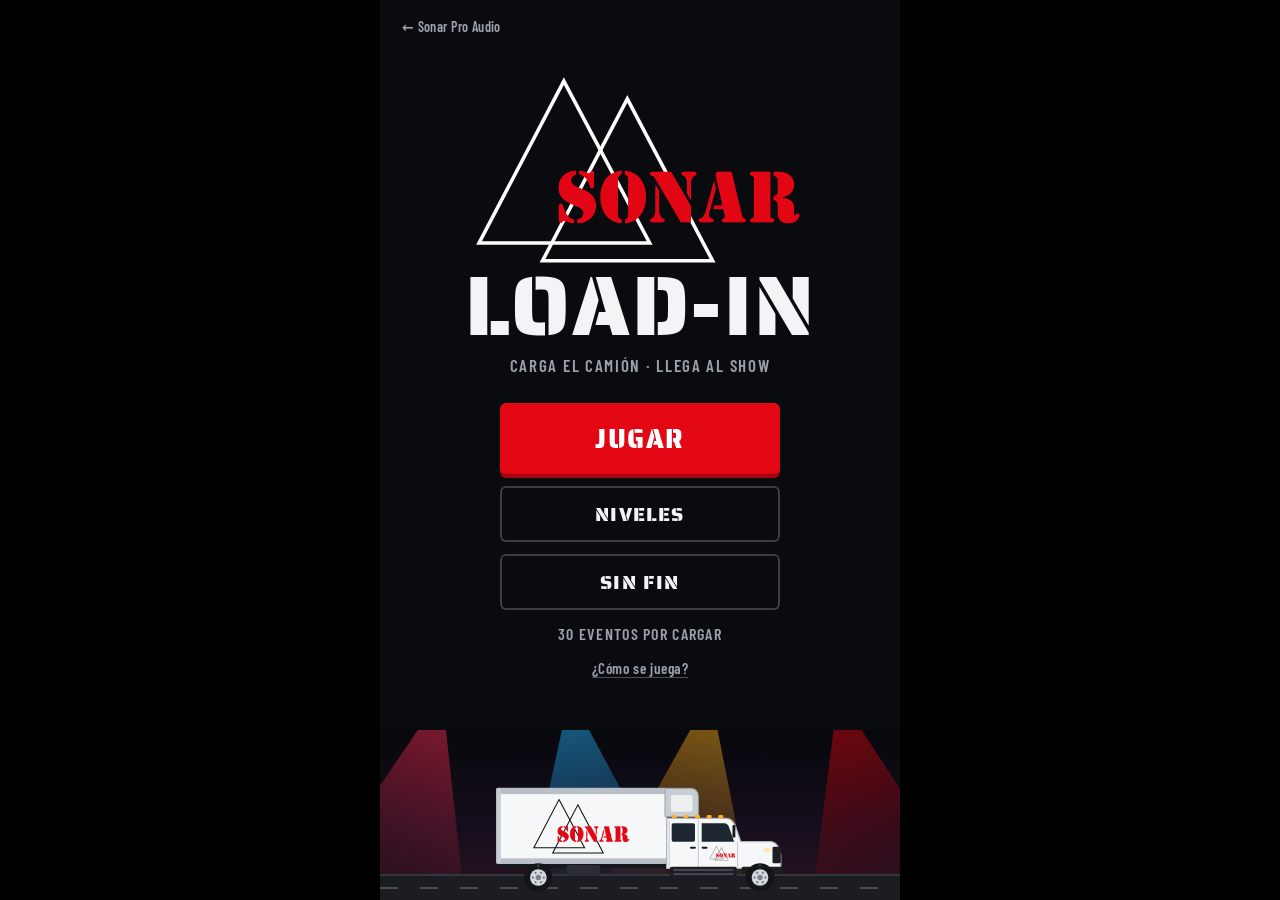
<file: load-in/index.html>
<!DOCTYPE html>
<html lang="es">
<head>
<meta charset="utf-8">
<meta name="viewport" content="width=device-width, initial-scale=1, maximum-scale=1, user-scalable=no">
<title>SONAR Load-In</title>
<link rel="preconnect" href="https://fonts.googleapis.com">
<link href="https://fonts.googleapis.com/css2?family=Barlow+Condensed:wght@500;600;700&family=Saira+Stencil+One&display=swap" rel="stylesheet">
<link rel="stylesheet" href="css/styles.css">
</head>
<body>
<svg width="0" height="0" style="position:absolute" aria-hidden="true">
  <symbol id="logo" viewBox="0 0 650 370">
    <g transform="translate(162 182)">
      <g fill="none" stroke="currentColor" stroke-width="7" stroke-linejoin="miter">
        <path d="M13 -174 L182 145 L-154 145 Z"/>
        <path d="M138 -139 L306 180 L-29 180 Z"/>
      </g>
      <image x="0" y="0" width="480" height="109" href="assets/logo.png"/>
    </g>
  </symbol>
</svg>

<div id="app">
  <section id="home" class="screen on">
    <a href="../herramientas.html" class="site-back" aria-label="Volver al sitio">&#8592; Sonar Pro Audio</a>
    <div class="top">
      <svg class="biglogo" viewBox="0 0 650 370" role="img" aria-label="SONAR"><use href="#logo"/></svg>
      <h1>LOAD-IN</h1>
      <div class="tag">Carga el camión · Llega al show</div>
      <div class="btns">
        <button class="btn" id="bPlay">JUGAR</button>
        <button class="btn alt" id="bLevels">NIVELES</button>
        <button class="btn alt" id="bEndless">SIN FIN</button>
      </div>
      <div class="prog" id="prog"></div>
      <button class="howlink" id="bHow">¿Cómo se juega?</button>
    </div>
    <div class="stagewrap party">
      <div class="sky"><i class="beam b1"></i><i class="beam b2"></i><i class="beam b3"></i><i class="beam b4"></i></div>
      <div class="road"></div>
      <div class="truck" id="homeTruck"></div>
    </div>
  </section>

  <section id="levels" class="screen">
    <div class="bar">
      <button class="ico" id="bHome" aria-label="Inicio"><svg viewBox="0 0 24 24"><path d="M15 5l-7 7 7 7"/></svg></button>
      <h2>NIVELES</h2>
      <span class="tot" id="lvTot"></span>
    </div>
    <div id="lvgrid"></div>
  </section>

  <section id="game" class="screen">
    <header id="hud">
      <button class="ico" id="bBack" aria-label="Niveles"><svg viewBox="0 0 24 24"><path d="M15 5l-7 7 7 7"/></svg></button>
      <div class="mid"><span class="lvl" id="hLvl">NIVEL 1</span><span class="ev" id="hEv"></span></div>
      <span id="timer">0:00</span>
      <button class="ico" id="bHint" aria-label="Pista"><svg viewBox="0 0 24 24"><path d="M9 18h6M10 21h4"/><path d="M12 3a6 6 0 0 0-4 10.5c.7.7 1 1.5 1 2.5h6c0-1 .3-1.8 1-2.5A6 6 0 0 0 12 3z"/></svg><i id="hintN">3</i></button>
      <button class="ico" id="bReset" aria-label="Vaciar la caja"><svg viewBox="0 0 24 24"><path d="M4 12a8 8 0 1 0 2.6-5.9"/><path d="M4 4v5h5"/></svg></button>
      <button class="ico" id="bSnd" aria-label="Sonido"></button>
    </header>
    <div id="scene">
      <div class="sky"><i class="beam b1"></i><i class="beam b2"></i><i class="beam b3"></i><i class="beam b4"></i></div>
      <div class="road"></div>
      <div class="truck" id="truck"></div>
    </div>
    <div id="play">
      <div id="btab"><span id="bname">Caja del camión</span><b id="cnt">0/0</b></div>
      <div id="board"></div>
      <div id="traylbl">Equipo por cargar</div>
      <div id="doorWrap"><div id="door"><svg viewBox="0 0 650 370"><use href="#logo"/></svg></div></div>
      <div id="hint"></div>
    </div>
  </section>

  <div id="modal">
    <div class="card">
      <h3 id="mTitle">¡CARGADO!</h3>
      <div class="sub" id="mSub"></div>
      <div id="stars"><span>★</span><span>★</span><span>★</span></div>
      <div id="mtime"></div>
      <div id="nameEntry" hidden>
        <input id="nameInput" maxlength="12" placeholder="Tu nombre" autocomplete="off" autocorrect="off" spellcheck="false">
        <button class="btn" id="bSaveScore">GUARDAR</button>
      </div>
      <ol id="ranking" hidden></ol>
      <div class="btns">
        <button class="btn" id="bNext">SIGUIENTE</button>
        <div class="row">
          <button class="btn alt" id="bAgain">REPETIR</button>
          <button class="btn alt" id="bMenu">NIVELES</button>
        </div>
      </div>
    </div>
  </div>

  <div id="howto">
    <div class="card">
      <h3>CÓMO JUGAR</h3>
      <ol class="steps">
        <li>
          <span class="si"><svg viewBox="0 0 24 24"><path d="M12 2v7M12 2l-3 3M12 2l3 3"/><path d="M2 12h7M2 12l3-3M2 12l3 3"/><path d="M22 12h-7M22 12l-3-3M22 12l-3 3"/><path d="M12 22v-7M12 22l-3-3M12 22l3-3"/></svg></span>
          <p><b>Arrastra el equipo</b> a la caja del camión.</p>
        </li>
        <li>
          <span class="si"><svg viewBox="0 0 24 24"><path d="M20 12a8 8 0 1 1-2.3-5.6"/><path d="M20 4v4h-4"/></svg></span>
          <p><b>Toca una pieza</b> para girarla si no cabe.</p>
        </li>
        <li>
          <span class="si"><svg viewBox="0 0 24 24"><rect x="3" y="3" width="18" height="18" rx="2"/><path d="M3 9h18M3 15h18M9 3v18M15 3v18"/></svg></span>
          <p><b>Llena toda la caja sin huecos</b> antes de que se acabe el tiempo.</p>
        </li>
      </ol>
      <button class="btn" id="bHowGo">¡A CARGAR!</button>
    </div>
  </div>
</div>

<script src="js/01-config.js"></script>
<script src="js/02-pieces.js"></script>
<script src="js/03-levels.js"></script>
<script src="js/04-truck.js"></script>
<script src="js/05-sound.js"></script>
<script src="js/06-store.js"></script>
<script src="js/07-game.js"></script>
<script src="js/08-ui.js"></script>
<script src="js/09-main.js"></script>
</body>
</html>
</file>
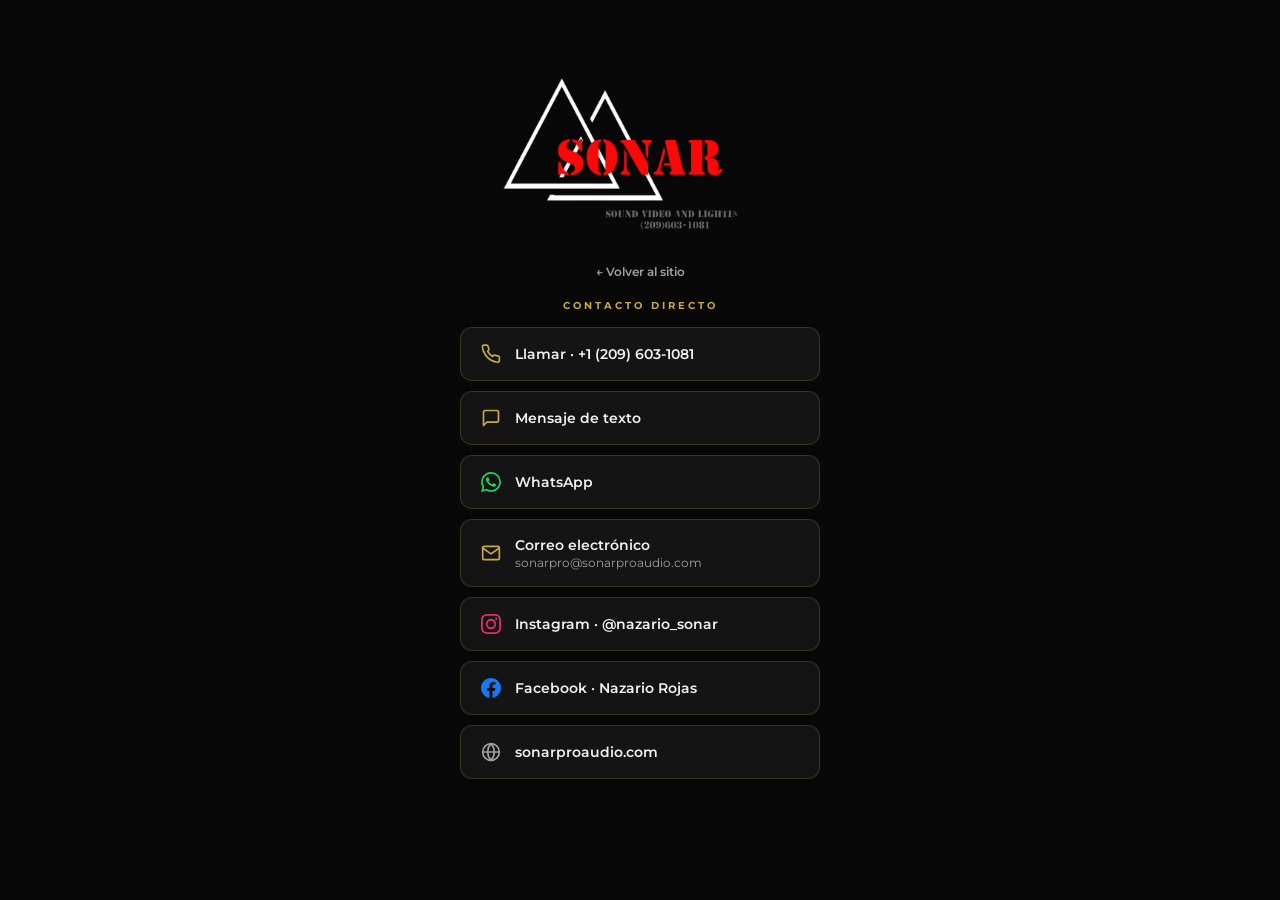
<file: contacto.html>
<!DOCTYPE html>
<html lang="es">
<head>
  <meta charset="UTF-8">
  <meta name="viewport" content="width=device-width, initial-scale=1.0">
  <title>Contacto | Sonar Pro Audio</title>
  <meta name="description" content="Contacta a Sonar Pro Audio — #1 en producción de sonido, video e iluminación en California.">
  <meta name="robots" content="noindex, nofollow">

  <link rel="icon" href="img/Logo.PNG" type="image/png">
  <link rel="preconnect" href="https://fonts.googleapis.com">
  <link rel="preconnect" href="https://fonts.gstatic.com" crossorigin>
  <link href="https://fonts.googleapis.com/css2?family=Montserrat:wght@400;600;700;800;900&display=swap" rel="stylesheet">
  <link rel="stylesheet" href="css/styles.css">

  <script>if (localStorage.getItem('theme') === 'light') document.documentElement.classList.add('light-init');</script>
  <style>.light-init body { background: #ffffff; }</style>
</head>
<body>

<div class="nfc-page">

  <a href="index.html" class="nfc-logo-wrap" aria-label="Ir al sitio principal">
    <img src="img/Logo.PNG" alt="Sonar Pro Audio" class="nfc-logo-img">
  </a>

  <a href="index.html" class="nfc-back">&#8592; Volver al sitio</a>

  <p class="nfc-heading">CONTACTO DIRECTO</p>

  <div class="nfc-btns">

    <a href="tel:+12096031081" class="nfc-btn">
      <svg viewBox="0 0 24 24" fill="none" stroke="currentColor" stroke-width="2" stroke-linecap="round" stroke-linejoin="round" aria-hidden="true"><path d="M22 16.92v3a2 2 0 0 1-2.18 2 19.79 19.79 0 0 1-8.63-3.07A19.5 19.5 0 0 1 4.69 12a19.79 19.79 0 0 1-3.07-8.67A2 2 0 0 1 3.6 1.27h3a2 2 0 0 1 2 1.72c.127.96.361 1.903.7 2.81a2 2 0 0 1-.45 2.11L7.91 8.91a16 16 0 0 0 6 6l.91-.91a2 2 0 0 1 2.11-.45c.907.339 1.85.573 2.81.7A2 2 0 0 1 22 16.92z"/></svg>
      <span>Llamar · +1 (209) 603-1081</span>
    </a>

    <a href="sms:+12096031081" class="nfc-btn">
      <svg viewBox="0 0 24 24" fill="none" stroke="currentColor" stroke-width="2" stroke-linecap="round" stroke-linejoin="round" aria-hidden="true"><path d="M21 15a2 2 0 0 1-2 2H7l-4 4V5a2 2 0 0 1 2-2h14a2 2 0 0 1 2 2z"/></svg>
      <span>Mensaje de texto</span>
    </a>

    <a href="https://wa.me/12096031081" target="_blank" rel="noopener noreferrer" class="nfc-btn nfc-btn--wa">
      <svg viewBox="0 0 24 24" fill="currentColor" aria-hidden="true"><path d="M17.472 14.382c-.297-.149-1.758-.867-2.03-.967-.273-.099-.471-.148-.67.15-.197.297-.767.966-.94 1.164-.173.199-.347.223-.644.075-.297-.15-1.255-.463-2.39-1.475-.883-.788-1.48-1.761-1.653-2.059-.173-.297-.018-.458.13-.606.134-.133.298-.347.446-.52.149-.174.198-.298.298-.497.099-.198.05-.371-.025-.52-.075-.149-.669-1.612-.916-2.207-.242-.579-.487-.5-.669-.51-.173-.008-.371-.01-.57-.01-.198 0-.52.074-.792.372-.272.297-1.04 1.016-1.04 2.479 0 1.462 1.065 2.875 1.213 3.074.149.198 2.096 3.2 5.077 4.487.709.306 1.262.489 1.694.625.712.227 1.36.195 1.871.118.571-.085 1.758-.719 2.006-1.413.248-.694.248-1.289.173-1.413-.074-.124-.272-.198-.57-.347m-5.421 7.403h-.004a9.87 9.87 0 01-5.031-1.378l-.361-.214-3.741.982.998-3.648-.235-.374a9.86 9.86 0 01-1.51-5.26c.001-5.45 4.436-9.884 9.888-9.884 2.64 0 5.122 1.03 6.988 2.898a9.825 9.825 0 012.893 6.994c-.003 5.45-4.437 9.884-9.885 9.884m8.413-18.297A11.815 11.815 0 0012.05 0C5.495 0 .16 5.335.157 11.892c0 2.096.547 4.142 1.588 5.945L.057 24l6.305-1.654a11.882 11.882 0 005.683 1.448h.005c6.554 0 11.89-5.335 11.893-11.893a11.821 11.821 0 00-3.48-8.413z"/></svg>
      <span>WhatsApp</span>
    </a>

    <a href="mailto:sonarpro@sonarproaudio.com" class="nfc-btn">
      <svg viewBox="0 0 24 24" fill="none" stroke="currentColor" stroke-width="2" stroke-linecap="round" stroke-linejoin="round" aria-hidden="true"><path d="M4 4h16c1.1 0 2 .9 2 2v12c0 1.1-.9 2-2 2H4c-1.1 0-2-.9-2-2V6c0-1.1.9-2 2-2z"/><polyline points="22,6 12,13 2,6"/></svg>
      <div class="nfc-btn__stack">
        <span>Correo electrónico</span>
        <span class="nfc-btn__sub">sonarpro@sonarproaudio.com</span>
      </div>
    </a>

    <a href="https://www.instagram.com/nazario_sonar/" target="_blank" rel="noopener noreferrer" class="nfc-btn nfc-btn--insta">
      <svg viewBox="0 0 24 24" fill="currentColor" aria-hidden="true"><path d="M12 2.163c3.204 0 3.584.012 4.85.07 3.252.148 4.771 1.691 4.919 4.919.058 1.265.069 1.645.069 4.849 0 3.205-.012 3.584-.069 4.849-.149 3.225-1.664 4.771-4.919 4.919-1.266.058-1.644.07-4.85.07-3.204 0-3.584-.012-4.849-.07-3.26-.149-4.771-1.699-4.919-4.92-.058-1.265-.07-1.644-.07-4.849 0-3.204.013-3.583.07-4.849.149-3.227 1.664-4.771 4.919-4.919 1.266-.057 1.645-.069 4.849-.069zM12 0C8.741 0 8.333.014 7.053.072 2.695.272.273 2.69.073 7.052.014 8.333 0 8.741 0 12c0 3.259.014 3.668.072 4.948.2 4.358 2.618 6.78 6.98 6.98C8.333 23.986 8.741 24 12 24c3.259 0 3.668-.014 4.948-.072 4.354-.2 6.782-2.618 6.979-6.98.059-1.28.073-1.689.073-4.948 0-3.259-.014-3.667-.072-4.947-.196-4.354-2.617-6.78-6.979-6.98C15.668.014 15.259 0 12 0zm0 5.838a6.162 6.162 0 1 0 0 12.324 6.162 6.162 0 0 0 0-12.324zM12 16a4 4 0 1 1 0-8 4 4 0 0 1 0 8zm6.406-11.845a1.44 1.44 0 1 0 0 2.881 1.44 1.44 0 0 0 0-2.881z"/></svg>
      <span>Instagram · @nazario_sonar</span>
    </a>

    <a href="https://facebook.com/nazario.rojas.9" target="_blank" rel="noopener noreferrer" class="nfc-btn nfc-btn--fb">
      <svg viewBox="0 0 24 24" fill="currentColor" aria-hidden="true"><path d="M24 12.073c0-6.627-5.373-12-12-12s-12 5.373-12 12c0 5.99 4.388 10.954 10.125 11.854v-8.385H7.078v-3.47h3.047V9.43c0-3.007 1.792-4.669 4.533-4.669 1.312 0 2.686.235 2.686.235v2.953H15.83c-1.491 0-1.956.925-1.956 1.874v2.25h3.328l-.532 3.47h-2.796v8.385C19.612 23.027 24 18.062 24 12.073z"/></svg>
      <span>Facebook · Nazario Rojas</span>
    </a>

    <a href="https://www.sonarproaudio.com" class="nfc-btn nfc-btn--web">
      <svg viewBox="0 0 24 24" fill="none" stroke="currentColor" stroke-width="2" stroke-linecap="round" stroke-linejoin="round" aria-hidden="true"><circle cx="12" cy="12" r="10"/><line x1="2" y1="12" x2="22" y2="12"/><path d="M12 2a15.3 15.3 0 0 1 4 10 15.3 15.3 0 0 1-4 10 15.3 15.3 0 0 1-4-10 15.3 15.3 0 0 1 4-10z"/></svg>
      <span>sonarproaudio.com</span>
    </a>

  </div>
</div>

<script>
  const saved = localStorage.getItem('theme');
  if (saved === 'light') document.body.classList.add('light');
</script>
</body>
</html>
</file>
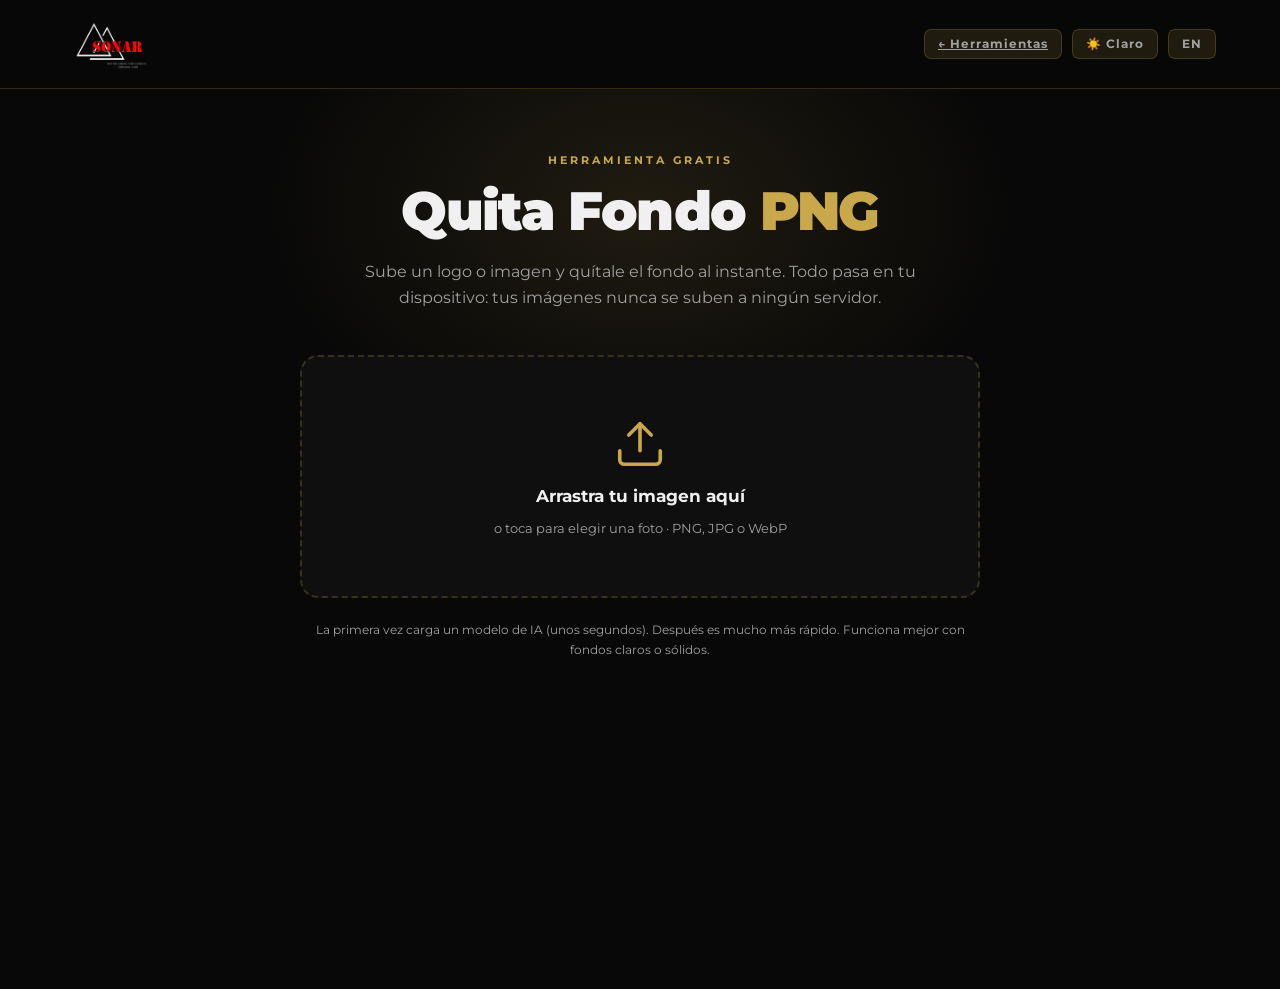
<file: fondo-png.html>
<!DOCTYPE html>
<html lang="es">
<head>
  <meta charset="UTF-8">
  <meta name="viewport" content="width=device-width, initial-scale=1.0">
  <title>Quita Fondo PNG | Sonar Pro Audio</title>
  <meta name="description" content="Quita el fondo de tus logos e imágenes gratis y al instante, directo en el navegador. Descarga un PNG transparente. Sin registro.">

  <link rel="icon" href="img/Logo.PNG" type="image/png">
  <link rel="preconnect" href="https://fonts.googleapis.com">
  <link rel="preconnect" href="https://fonts.gstatic.com" crossorigin>
  <link href="https://fonts.googleapis.com/css2?family=Montserrat:wght@300;400;500;600;700;800;900&display=swap" rel="stylesheet">
  <link rel="stylesheet" href="css/styles.css">

  <script>if (localStorage.getItem('theme') === 'light') document.documentElement.classList.add('light-init');</script>
  <style>.light-init body { background: #ffffff; }</style>
</head>
<body>

<!-- HEADER -->
<header class="tool-header">
  <a href="index.html" class="nav-logo" aria-label="Volver al sitio">
    <img src="img/Logo.PNG" alt="Sonar Pro Audio">
  </a>
  <div class="tool-header-ctrls">
    <a href="herramientas.html" class="nav-ctrl-btn" data-i18n="allTools">&#8592; Herramientas</a>
    <button class="nav-ctrl-btn" data-theme-btn aria-label="Cambiar tema">&#9728;&#65039; Claro</button>
    <button class="nav-ctrl-btn" data-lang-btn  aria-label="Cambiar idioma">EN</button>
  </div>
</header>

<main class="tool-page">

  <div class="tool-hero rise">
    <span class="s-tag" data-i18n="tag">Herramienta gratis</span>
    <h1 data-i18n="title">Quita Fondo <span class="gold">PNG</span></h1>
    <p data-i18n="sub">Sube un logo o imagen y quítale el fondo al instante. Todo pasa en tu dispositivo: tus imágenes nunca se suben a ningún servidor.</p>
  </div>

  <div class="bg-tool rise rise-1">

    <!-- Zona de carga -->
    <div class="drop-zone" id="dropZone" role="button" tabindex="0" aria-label="Subir imagen">
      <svg viewBox="0 0 24 24" fill="none" stroke="currentColor" stroke-width="1.6" stroke-linecap="round" stroke-linejoin="round" aria-hidden="true">
        <path d="M21 15v4a2 2 0 0 1-2 2H5a2 2 0 0 1-2-2v-4"/>
        <polyline points="17 8 12 3 7 8"/>
        <line x1="12" y1="3" x2="12" y2="15"/>
      </svg>
      <strong data-i18n="dropTitle">Arrastra tu imagen aquí</strong>
      <span data-i18n="dropSub">o toca para elegir una foto · PNG, JPG o WebP</span>
    </div>
    <input type="file" id="fileInput" accept="image/*" hidden>

    <!-- Resultado -->
    <div id="resultBox" hidden>
      <div class="bg-stage">
        <img id="resultImg" alt="Resultado">
        <div class="bg-spinner" id="spinner" hidden>
          <div class="loader-ring"></div>
          <span id="spinnerText">Quitando el fondo...</span>
        </div>
      </div>
      <div class="bg-actions">
        <a id="downloadBtn" class="btn-gold" download="logo-sin-fondo.png">
          <svg viewBox="0 0 24 24" width="16" height="16" fill="none" stroke="currentColor" stroke-width="2" stroke-linecap="round" stroke-linejoin="round" aria-hidden="true"><path d="M21 15v4a2 2 0 0 1-2 2H5a2 2 0 0 1-2-2v-4"/><polyline points="7 10 12 15 17 10"/><line x1="12" y1="15" x2="12" y2="3"/></svg>
          <span data-i18n="download">Descargar PNG</span>
        </a>
        <button id="resetBtn" class="btn-ghost" data-i18n="another">Otra imagen</button>
      </div>
    </div>

    <p class="bg-note" id="note" data-i18n="note">
      La primera vez carga un modelo de IA (unos segundos). Después es mucho más rápido. Funciona mejor con fondos claros o sólidos.
    </p>

  </div>

</main>

<script type="module">
import { removeBackground } from "https://esm.sh/@imgly/background-removal@1.5.8";

// ── i18n + tema ──────────────────────────────────────────────────────────────
const T = {
  es: {
    allTools: '← Herramientas',
    tag: 'Herramienta gratis',
    title: 'Quita Fondo <span class="gold">PNG</span>',
    sub: 'Sube un logo o imagen y quítale el fondo al instante. Todo pasa en tu dispositivo: tus imágenes nunca se suben a ningún servidor.',
    dropTitle: 'Arrastra tu imagen aquí',
    dropSub: 'o toca para elegir una foto · PNG, JPG o WebP',
    download: 'Descargar PNG',
    another: 'Otra imagen',
    note: 'La primera vez carga un modelo de IA (unos segundos). Después es mucho más rápido. Funciona mejor con fondos claros o sólidos.',
    working: 'Quitando el fondo...',
    loadingModel: 'Cargando IA...',
    err: 'Hubo un problema al procesar la imagen. Revisa tu conexión e inténtalo de nuevo.',
    notImage: 'Ese archivo no es una imagen. Sube un PNG, JPG o WebP.'
  },
  en: {
    allTools: '← Tools',
    tag: 'Free tool',
    title: 'PNG <span class="gold">Background Remover</span>',
    sub: 'Upload a logo or image and remove its background instantly. Everything runs on your device — your images are never uploaded to any server.',
    dropTitle: 'Drag your image here',
    dropSub: 'or tap to choose a photo · PNG, JPG or WebP',
    download: 'Download PNG',
    another: 'Another image',
    note: 'The first run loads an AI model (a few seconds). After that it is much faster. Works best with light or solid backgrounds.',
    working: 'Removing background...',
    loadingModel: 'Loading AI...',
    err: 'There was a problem processing the image. Check your connection and try again.',
    notImage: 'That file is not an image. Upload a PNG, JPG or WebP.'
  }
};

let lang = localStorage.getItem('lang') === 'en' ? 'en' : 'es';
function applyLang() {
  const t = T[lang];
  document.documentElement.lang = lang;
  document.querySelectorAll('[data-i18n]').forEach(el => {
    const k = el.getAttribute('data-i18n');
    if (t[k] !== undefined) el.innerHTML = t[k];
  });
  document.querySelectorAll('[data-lang-btn]').forEach(b => b.textContent = lang === 'es' ? 'EN' : 'ES');
}
document.querySelectorAll('[data-lang-btn]').forEach(b => b.addEventListener('click', () => {
  lang = lang === 'es' ? 'en' : 'es'; localStorage.setItem('lang', lang); applyLang();
}));
applyLang();

let isDark = localStorage.getItem('theme') !== 'light';
function applyTheme() {
  document.body.classList.toggle('light', !isDark);
  document.querySelectorAll('[data-theme-btn]').forEach(b => b.textContent = isDark ? '☀️ Claro' : '🌙 Oscuro');
}
document.querySelectorAll('[data-theme-btn]').forEach(b => b.addEventListener('click', () => {
  isDark = !isDark; localStorage.setItem('theme', isDark ? 'dark' : 'light'); applyTheme();
}));
applyTheme();

// ── Lógica del quita-fondos ───────────────────────────────────────────────────
const dropZone    = document.getElementById('dropZone');
const fileInput   = document.getElementById('fileInput');
const resultBox   = document.getElementById('resultBox');
const resultImg   = document.getElementById('resultImg');
const spinner     = document.getElementById('spinner');
const spinnerText = document.getElementById('spinnerText');
const downloadBtn = document.getElementById('downloadBtn');
const resetBtn    = document.getElementById('resetBtn');
const note        = document.getElementById('note');

let currentObjectUrls = [];
function freeUrls() { currentObjectUrls.forEach(URL.revokeObjectURL); currentObjectUrls = []; }

function reset() {
  freeUrls();
  resultBox.hidden = true;
  dropZone.hidden  = false;
  note.hidden      = false;
  fileInput.value  = '';
  resultImg.src    = '';
}

async function handleFile(file) {
  if (!file || !file.type.startsWith('image/')) {
    note.hidden = false;
    note.textContent = T[lang].notImage;
    return;
  }

  freeUrls();
  dropZone.hidden = true;
  note.hidden     = true;
  resultBox.hidden = false;

  // Vista previa del original mientras procesa
  const previewUrl = URL.createObjectURL(file);
  currentObjectUrls.push(previewUrl);
  resultImg.src = previewUrl;
  resultImg.style.opacity = '.35';

  spinner.hidden = false;
  spinnerText.textContent = T[lang].loadingModel;
  downloadBtn.style.pointerEvents = 'none';
  downloadBtn.style.opacity = '.5';

  try {
    const blob = await removeBackground(file, {
      model: 'isnet_fp16',   // modelo ligero: descarga ~la mitad y procesa más rápido
      progress: (key, current, total) => {
        if (key.startsWith('fetch') && total) {
          const pct = Math.round((current / total) * 100);
          spinnerText.textContent = `${T[lang].loadingModel} ${pct}%`;
        } else {
          spinnerText.textContent = T[lang].working;
        }
      }
    });

    const outUrl = URL.createObjectURL(blob);
    currentObjectUrls.push(outUrl);
    resultImg.src = outUrl;
    resultImg.style.opacity = '1';

    const base = (file.name || 'logo').replace(/\.[^.]+$/, '');
    downloadBtn.href = outUrl;
    downloadBtn.download = `${base}-sin-fondo.png`;
    downloadBtn.style.pointerEvents = '';
    downloadBtn.style.opacity = '';
  } catch (err) {
    console.error(err);
    note.hidden = false;
    note.textContent = T[lang].err;
    reset();
  } finally {
    spinner.hidden = true;
  }
}

// Eventos de carga
dropZone.addEventListener('click', () => fileInput.click());
dropZone.addEventListener('keydown', e => { if (e.key === 'Enter' || e.key === ' ') { e.preventDefault(); fileInput.click(); } });
fileInput.addEventListener('change', e => handleFile(e.target.files[0]));
resetBtn.addEventListener('click', reset);

['dragenter', 'dragover'].forEach(ev => dropZone.addEventListener(ev, e => {
  e.preventDefault(); dropZone.classList.add('drag');
}));
['dragleave', 'drop'].forEach(ev => dropZone.addEventListener(ev, e => {
  e.preventDefault(); dropZone.classList.remove('drag');
}));
dropZone.addEventListener('drop', e => {
  const file = e.dataTransfer.files && e.dataTransfer.files[0];
  if (file) handleFile(file);
});
</script>
</body>
</html>
</file>
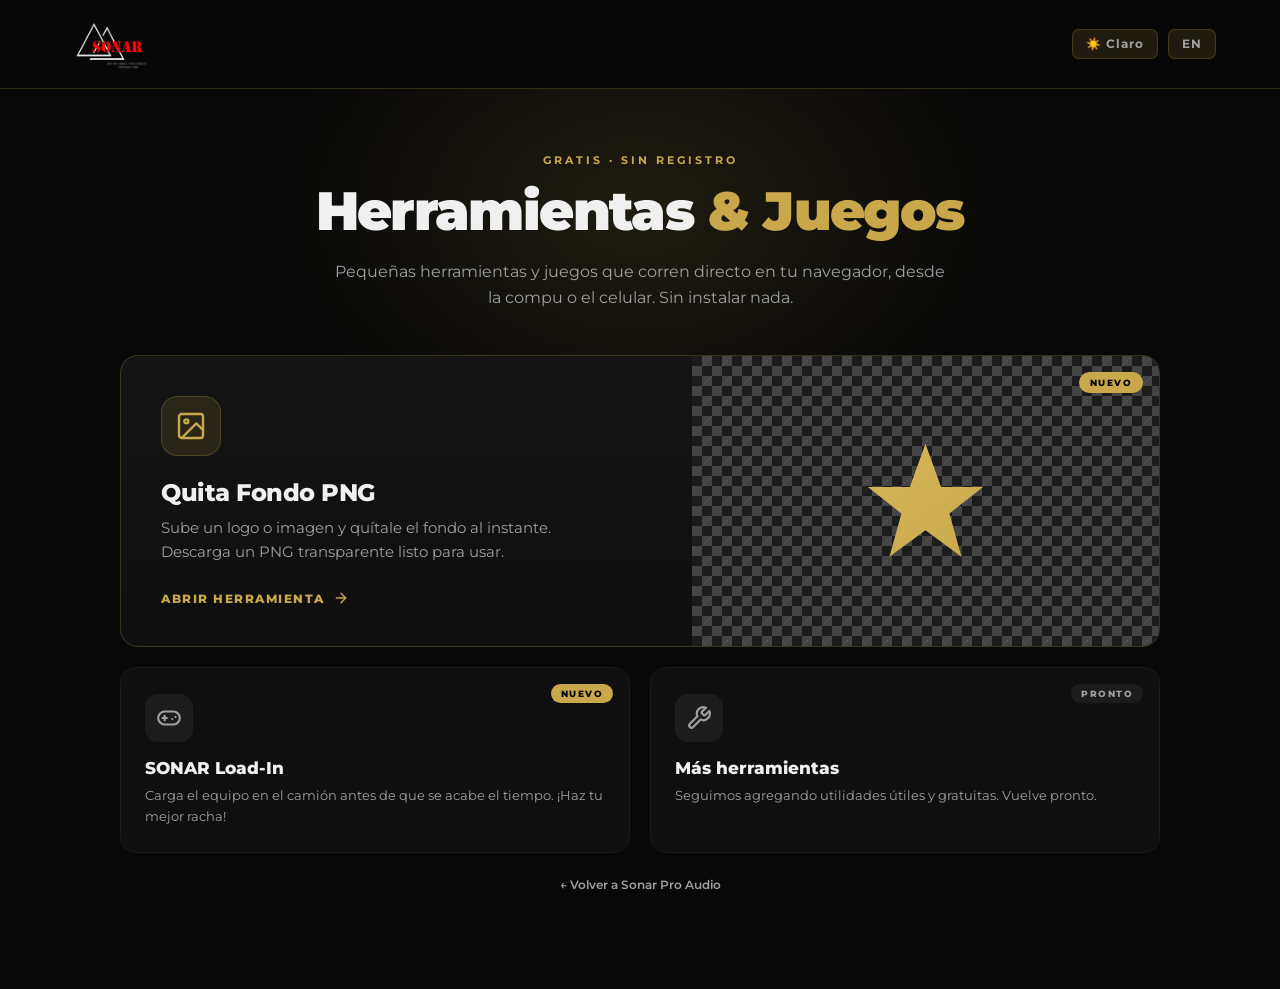
<file: herramientas.html>
<!DOCTYPE html>
<html lang="es">
<head>
  <meta charset="UTF-8">
  <meta name="viewport" content="width=device-width, initial-scale=1.0">
  <title>Herramientas y Juegos | Sonar Pro Audio</title>
  <meta name="description" content="Herramientas y juegos gratis de Sonar Pro Audio. Quita el fondo de tus logos y más, directo desde el navegador.">

  <link rel="icon" href="img/Logo.PNG" type="image/png">
  <link rel="preconnect" href="https://fonts.googleapis.com">
  <link rel="preconnect" href="https://fonts.gstatic.com" crossorigin>
  <link href="https://fonts.googleapis.com/css2?family=Montserrat:wght@300;400;500;600;700;800;900&display=swap" rel="stylesheet">
  <link rel="stylesheet" href="css/styles.css">

  <script>if (localStorage.getItem('theme') === 'light') document.documentElement.classList.add('light-init');</script>
  <style>.light-init body { background: #ffffff; }</style>
</head>
<body>

<!-- HEADER -->
<header class="tool-header">
  <a href="index.html" class="nav-logo" aria-label="Volver al sitio">
    <img src="img/Logo.PNG" alt="Sonar Pro Audio">
  </a>
  <div class="tool-header-ctrls">
    <button class="nav-ctrl-btn" data-theme-btn aria-label="Cambiar tema">&#9728;&#65039; Claro</button>
    <button class="nav-ctrl-btn" data-lang-btn  aria-label="Cambiar idioma">EN</button>
  </div>
</header>

<main class="tool-page">

  <div class="tool-hero rise">
    <span class="s-tag" data-i18n="tag">Gratis · Sin registro</span>
    <h1 data-i18n="title">Herramientas <span class="gold">&amp; Juegos</span></h1>
    <p data-i18n="sub">Pequeñas herramientas y juegos que corren directo en tu navegador, desde la compu o el celular. Sin instalar nada.</p>
  </div>

  <div class="tools-wrap">

    <!-- HERRAMIENTA DESTACADA -->
    <a href="fondo-png.html" class="tool-feature rise rise-1">
      <div class="tool-feature-body">
        <div class="tool-feature-ico">
          <svg viewBox="0 0 24 24" fill="none" stroke="currentColor" stroke-width="1.8" stroke-linecap="round" stroke-linejoin="round" aria-hidden="true">
            <rect x="3" y="3" width="18" height="18" rx="2"/>
            <circle cx="8.5" cy="8.5" r="1.5"/>
            <path d="M21 15l-5-5L5 21"/>
          </svg>
        </div>
        <h3 data-i18n="t1Title">Quita Fondo PNG</h3>
        <p data-i18n="t1Desc">Sube un logo o imagen y quítale el fondo al instante. Descarga un PNG transparente listo para usar.</p>
        <span class="tool-feature-cta">
          <span data-i18n="t1Cta">Abrir herramienta</span>
          <svg viewBox="0 0 24 24" fill="none" stroke="currentColor" stroke-width="2.2" stroke-linecap="round" stroke-linejoin="round" aria-hidden="true"><line x1="5" y1="12" x2="19" y2="12"/><polyline points="12 5 19 12 12 19"/></svg>
        </span>
      </div>
      <div class="tool-feature-media">
        <span class="badge badge-new" data-i18n="new">Nuevo</span>
      </div>
    </a>

    <!-- SECUNDARIAS -->
    <div class="tools-secondary">

      <a href="load-in/index.html" class="tool-card rise rise-2">
        <span class="badge badge-new" data-i18n="new">Nuevo</span>
        <div class="tool-card-ico">
          <svg viewBox="0 0 24 24" fill="none" stroke="currentColor" stroke-width="2" stroke-linecap="round" stroke-linejoin="round" aria-hidden="true">
            <line x1="6" y1="12" x2="10" y2="12"/><line x1="8" y1="10" x2="8" y2="14"/>
            <line x1="15" y1="13" x2="15.01" y2="13"/><line x1="18" y1="11" x2="18.01" y2="11"/>
            <rect x="2" y="6" width="20" height="12" rx="6"/>
          </svg>
        </div>
        <h3 data-i18n="t2Title">SONAR Load-In</h3>
        <p data-i18n="t2Desc">Carga el equipo en el camión antes de que se acabe el tiempo. ¡Haz tu mejor racha!</p>
      </a>

      <div class="tool-card soon rise rise-3">
        <span class="badge badge-soon" data-i18n="soon">Pronto</span>
        <div class="tool-card-ico">
          <svg viewBox="0 0 24 24" fill="none" stroke="currentColor" stroke-width="2" stroke-linecap="round" stroke-linejoin="round" aria-hidden="true">
            <path d="M14.7 6.3a1 1 0 0 0 0 1.4l1.6 1.6a1 1 0 0 0 1.4 0l3.77-3.77a6 6 0 0 1-7.94 7.94l-6.91 6.91a2.12 2.12 0 0 1-3-3l6.91-6.91a6 6 0 0 1 7.94-7.94l-3.76 3.76z"/>
          </svg>
        </div>
        <h3 data-i18n="t3Title">Más herramientas</h3>
        <p data-i18n="t3Desc">Seguimos agregando utilidades útiles y gratuitas. Vuelve pronto.</p>
      </div>

    </div>
  </div>

  <p class="bg-note rise">
    <a href="index.html" class="nfc-back" data-i18n="back">&#8592; Volver a Sonar Pro Audio</a>
  </p>

</main>

<script>
(function () {
  // ── Tema ──
  let isDark = localStorage.getItem('theme') !== 'light';
  function applyTheme() {
    document.body.classList.toggle('light', !isDark);
    document.querySelectorAll('[data-theme-btn]').forEach(b => b.textContent = isDark ? '☀️ Claro' : '🌙 Oscuro');
  }
  document.querySelectorAll('[data-theme-btn]').forEach(b => b.addEventListener('click', () => {
    isDark = !isDark; localStorage.setItem('theme', isDark ? 'dark' : 'light'); applyTheme();
  }));
  applyTheme();

  // ── Idioma ──
  const T = {
    es: {
      tag: 'Gratis · Sin registro',
      title: 'Herramientas <span class="gold">&amp; Juegos</span>',
      sub: 'Pequeñas herramientas y juegos que corren directo en tu navegador, desde la compu o el celular. Sin instalar nada.',
      new: 'Nuevo', soon: 'Pronto', t1Cta: 'Abrir herramienta',
      t1Title: 'Quita Fondo PNG', t1Desc: 'Sube un logo o imagen y quítale el fondo al instante. Descarga un PNG transparente listo para usar.',
      t2Title: 'SONAR Load-In',   t2Desc: 'Carga el equipo en el camión antes de que se acabe el tiempo. ¡Haz tu mejor racha!',
      t3Title: 'Más herramientas',t3Desc: 'Seguimos agregando utilidades útiles y gratuitas. Vuelve pronto.',
      back: '← Volver a Sonar Pro Audio'
    },
    en: {
      tag: 'Free · No sign-up',
      title: 'Tools <span class="gold">&amp; Games</span>',
      sub: 'Small tools and games that run right in your browser, from your computer or phone. Nothing to install.',
      new: 'New', soon: 'Soon', t1Cta: 'Open tool',
      t1Title: 'PNG Background Remover', t1Desc: 'Upload a logo or image and remove its background instantly. Download a ready-to-use transparent PNG.',
      t2Title: 'SONAR Load-In',  t2Desc: 'Load the gear into the truck before time runs out. Beat your best streak!',
      t3Title: 'More tools', t3Desc: 'We keep adding useful, free utilities. Check back soon.',
      back: '← Back to Sonar Pro Audio'
    }
  };
  let lang = localStorage.getItem('lang') === 'en' ? 'en' : 'es';
  function applyLang() {
    const t = T[lang];
    document.documentElement.lang = lang;
    document.querySelectorAll('[data-i18n]').forEach(el => {
      const k = el.getAttribute('data-i18n');
      if (t[k] !== undefined) el.innerHTML = t[k];
    });
    document.querySelectorAll('[data-lang-btn]').forEach(b => b.textContent = lang === 'es' ? 'EN' : 'ES');
  }
  document.querySelectorAll('[data-lang-btn]').forEach(b => b.addEventListener('click', () => {
    lang = lang === 'es' ? 'en' : 'es'; localStorage.setItem('lang', lang); applyLang();
  }));
  applyLang();
})();
</script>
</body>
</html>
</file>
<file: load-in/css/styles.css>
/* ============ Base ============ */
:root{
  --red:#e30613; --red-d:#a8040e; --ink:#0a0b0e; --panel:#15171c; --line:#2a2d35;
  --txt:#f3f4f6; --mute:#9aa1ac; --amber:#ffb020;
  --stencil:'Saira Stencil One','Impact','Arial Black',sans-serif;
  --ui:'Barlow Condensed','Arial Narrow',system-ui,sans-serif;
}
*{box-sizing:border-box;-webkit-tap-highlight-color:transparent}
html,body{height:100%;margin:0;background:#000;color:var(--txt);font-family:var(--ui);
  overscroll-behavior:none;user-select:none;-webkit-user-select:none;-webkit-touch-callout:none}
button{font:inherit;color:inherit;border:0;background:none;cursor:pointer;padding:0}
#app{position:relative;height:100vh;height:100dvh;max-width:520px;margin:0 auto;background:var(--ink);overflow:hidden}
.screen{position:absolute;inset:0;display:none;flex-direction:column}
.screen.on{display:flex}

/* ============ Escena (cielo, luces, camión) ============ */
.sky{position:absolute;inset:0;background:linear-gradient(#07080c 0%,#150d1c 55%,#2a1220 100%);overflow:hidden}
.beam{position:absolute;top:-10%;width:34%;height:130%;transform-origin:50% 0;opacity:.20;
  clip-path:polygon(46% 0,54% 0,100% 100%,0 100%);filter:blur(3px)}
.beam.b1{left:-6%;background:linear-gradient(#ff2d55,transparent 85%);transform:rotate(14deg)}
.beam.b2{left:20%;background:linear-gradient(#27b4ff,transparent 85%);transform:rotate(-8deg)}
.beam.b3{left:46%;background:linear-gradient(#ffb020,transparent 85%);transform:rotate(9deg)}
.beam.b4{left:72%;background:linear-gradient(#e30613,transparent 85%);transform:rotate(-13deg)}
.party .beam{opacity:.5;animation:sway 1.1s ease-in-out infinite alternate}
.party .beam.b2,.party .beam.b4{animation-direction:alternate-reverse}
@keyframes sway{from{transform:rotate(-16deg)}to{transform:rotate(16deg)}}
.road{position:absolute;left:0;right:0;bottom:0;height:26px;background:#1b1d22;border-top:2px solid #33363d}
.road::after{content:'';position:absolute;left:0;right:0;top:11px;height:2px;
  background:repeating-linear-gradient(90deg,#6b6f78 0 18px,transparent 18px 40px);opacity:.6}
.truck{position:absolute;bottom:7px;left:50%;width:300px;margin-left:-150px;transform:translateX(-140%);will-change:transform}
.truck svg{display:block;width:100%;height:auto;overflow:visible}
.truck.in{transform:translateX(0);transition:transform 1.5s cubic-bezier(.16,.72,.2,1)}
.truck.out{transform:translateX(150%);transition:transform 1.25s cubic-bezier(.6,0,.9,.45)}
.truck.rolling .wheel{animation:spin .45s linear infinite}
.truck.rolling .body{animation:bounce .28s ease-in-out infinite alternate}
@keyframes spin{to{transform:rotate(360deg)}}
@keyframes bounce{to{transform:translateY(-1.2px)}}

/* ============ Inicio ============ */
#home{align-items:center;justify-content:space-between}
#home .top{position:relative;z-index:2;width:100%;flex:1;display:flex;flex-direction:column;align-items:center;justify-content:center;padding:24px 24px 0;text-align:center}
#home .biglogo{width:min(78%,330px);color:#fff}
#home h1{font-family:var(--stencil);font-weight:400;font-size:clamp(52px,17vw,84px);line-height:.9;margin:4px 0 0;letter-spacing:.02em}
#home .tag{font-size:17px;color:var(--mute);letter-spacing:.1em;white-space:nowrap;text-transform:uppercase;margin-top:10px;font-weight:600}
#home .btns{display:flex;flex-direction:column;gap:12px;margin-top:28px;width:min(100%,280px)}
#home .prog{margin-top:14px;font-size:16px;color:var(--mute);letter-spacing:.08em;text-transform:uppercase;font-weight:600}
.site-back{position:absolute;top:12px;left:14px;z-index:4;display:inline-flex;align-items:center;gap:4px;
  font-size:14px;font-weight:600;letter-spacing:.03em;color:var(--mute);text-decoration:none;padding:6px 8px;border-radius:6px}
.site-back:active{color:var(--txt);background:#1c1f25}
#home .stagewrap{position:relative;width:100%;height:170px;flex:none}
.btn{font-family:var(--stencil);font-size:26px;letter-spacing:.06em;padding:15px 20px;border-radius:6px;background:var(--red);color:#fff;
  box-shadow:0 4px 0 var(--red-d);transition:transform .08s,box-shadow .08s}
.btn:active{transform:translateY(3px);box-shadow:0 1px 0 var(--red-d)}
.btn.alt{background:transparent;color:var(--txt);box-shadow:inset 0 0 0 2px #3a3e47;font-size:20px;padding:12px 20px}
.btn.alt:active{background:#1c1f25;transform:none}

/* ============ Niveles ============ */
.bar{display:flex;align-items:center;gap:10px;height:52px;padding:0 12px;flex:none;border-bottom:1px solid var(--line);background:#0d0e12}
.bar h2{font-family:var(--stencil);font-weight:400;font-size:24px;margin:0;letter-spacing:.05em;flex:1}
.bar .tot{font-family:var(--stencil);font-size:18px;color:var(--amber);padding-right:6px}
.ico{width:40px;height:40px;border-radius:6px;display:grid;place-items:center;color:var(--txt);flex:none}
.ico:active{background:#1f222a}
.ico svg{width:22px;height:22px;stroke:currentColor;fill:none;stroke-width:2.2;stroke-linecap:round;stroke-linejoin:round}
#lvgrid{flex:1;overflow:auto;padding:14px;display:grid;grid-template-columns:repeat(4,1fr);gap:10px;align-content:start}
.lv{aspect-ratio:1/1.08;border-radius:8px;background:var(--panel);box-shadow:inset 0 0 0 1px var(--line);display:flex;flex-direction:column;
  align-items:center;justify-content:center;gap:4px;padding:4px}
.lv .num{font-family:var(--stencil);font-size:32px;line-height:1}
.lv .st{font-size:13px;letter-spacing:1px;color:#3a3e47}
.lv .st b{color:var(--amber);font-weight:400}
.lv.next{box-shadow:inset 0 0 0 2px var(--red)}
.lv.lock{opacity:.38}
.lv.lock .num{font-size:22px}
.lv:not(.lock):active{background:#1e2128}

/* ============ Juego ============ */
#hud{display:flex;align-items:center;gap:4px;height:46px;padding:0 6px;flex:none;background:#0d0e12;border-bottom:1px solid var(--line);z-index:5}
#hud .mid{flex:1;min-width:0;display:flex;flex-direction:column;line-height:1;padding-left:4px}
#hud .lvl{font-family:var(--stencil);font-size:19px;letter-spacing:.05em;white-space:nowrap}
#hud .ev{font-size:14px;color:var(--mute);font-weight:600;letter-spacing:.05em;text-transform:uppercase;white-space:nowrap;overflow:hidden;text-overflow:ellipsis;margin-top:2px}
#timer{font-family:var(--stencil);font-size:22px;font-variant-numeric:tabular-nums;padding:0 8px;color:var(--amber)}
#timer.low{color:var(--red)}
#bHint{position:relative}
#bHint.off{opacity:.35}
#hintN{position:absolute;right:1px;top:1px;min-width:16px;height:16px;border-radius:8px;background:var(--red);color:#fff;font:700 12px/16px var(--ui);font-style:normal;text-align:center}
#scene{position:relative;height:118px;flex:none;overflow:hidden}
@media (max-height:640px){#scene{height:92px}.truck{width:230px;margin-left:-115px}}
#play{position:relative;flex:1;min-height:0;background:#30343b;touch-action:none;overflow:hidden;
  background-image:radial-gradient(rgba(255,255,255,.035) 1px,transparent 1.4px);background-size:9px 9px}
#board{position:absolute;border-radius:3px;background-color:#ddd7c8;
  box-shadow:0 0 0 4px #aeb5bd,0 0 0 6px #6d737b,0 10px 24px rgba(0,0,0,.5);
  background-image:linear-gradient(rgba(60,50,30,.16) 1px,transparent 1px),linear-gradient(90deg,rgba(60,50,30,.16) 1px,transparent 1px)}
#btab{position:absolute;display:flex;justify-content:space-between;align-items:flex-end;font-size:14px;font-weight:700;letter-spacing:.12em;color:var(--mute);text-transform:uppercase;height:20px;white-space:nowrap}
#btab .hot{color:var(--txt)}
#btab b{color:var(--txt);font-family:var(--stencil);font-weight:400;font-size:16px;letter-spacing:.05em}
#traylbl{position:absolute;left:0;right:0;text-align:center;font-size:13px;font-weight:700;letter-spacing:.16em;color:#b7bdc7;text-transform:uppercase}
.ghost{position:absolute;border-radius:3px;pointer-events:none;display:none}
.ghost.ok{background:rgba(40,190,90,.45);box-shadow:inset 0 0 0 2px #1fa34e}
.ghost.bad{background:rgba(227,6,19,.35);box-shadow:inset 0 0 0 2px var(--red)}
.piece{position:absolute;left:0;top:0;transform-origin:0 0;touch-action:none;cursor:grab;z-index:10;
  transition:transform .22s cubic-bezier(.2,.8,.2,1),opacity .2s}
.piece{pointer-events:none}
.piece .hit{pointer-events:all}
.piece:not(.placed)::after{content:'';position:absolute;inset:calc(-12px / var(--s,1));pointer-events:auto}   /* zona táctil de 12px reales aunque la pieza esté chica */
.piece svg{display:block;width:100%;height:100%;pointer-events:none;overflow:visible}
.piece.placed{z-index:5}
.piece.drag{z-index:100;transition:none;cursor:grabbing;filter:drop-shadow(0 10px 8px rgba(0,0,0,.45))}
.piece.hide,.piece.wait{opacity:0}
.piece.hide::after,.piece.wait::after,.piece.hide .hit,.piece.wait .hit{pointer-events:none}
.piece.pop svg{animation:pop .18s ease-out}
.piece.shake svg{animation:shake .25s linear}
.piece.hinted svg{animation:hinted 1s ease-out}
@keyframes hinted{0%{filter:none}25%{filter:brightness(1.5) drop-shadow(0 0 7px #ffb020)}100%{filter:none}}
@keyframes pop{from{transform:scale(.8)}to{transform:scale(1)}}
@keyframes shake{25%{transform:translateX(-4px)}75%{transform:translateX(4px)}}
#doorWrap{position:absolute;overflow:hidden;pointer-events:none;z-index:50}
#door{position:absolute;left:0;right:0;top:0;height:100%;overflow:hidden;background:repeating-linear-gradient(#f1f2f3 0 13px,#c9ced4 13px 15px);
  transition:height .55s cubic-bezier(.5,0,.3,1);color:#111}
#door.up{height:0}
#door svg{position:absolute;left:19%;width:62%;top:50%;transform:translateY(-50%)}
#hint{position:absolute;left:50%;transform:translateX(-50%);z-index:60;pointer-events:none;white-space:nowrap;
  background:var(--red);color:#fff;font-weight:700;font-size:17px;letter-spacing:.05em;padding:7px 14px;border-radius:999px;
  opacity:0;transition:opacity .3s;box-shadow:0 6px 16px rgba(0,0,0,.4)}
#hint.on{opacity:1}

/* ============ Ventana de nivel terminado ============ */
#modal{position:absolute;inset:0;z-index:200;display:none;align-items:center;justify-content:center;background:rgba(5,6,8,.78);padding:24px}
#modal.on{display:flex}
#modal .card{width:min(100%,330px);background:var(--panel);border-radius:10px;padding:26px 22px 22px;text-align:center;
  box-shadow:0 0 0 1px var(--line),0 24px 60px rgba(0,0,0,.6);animation:rise .3s cubic-bezier(.2,.8,.2,1)}
@keyframes rise{from{transform:translateY(24px);opacity:0}}
#modal h3{font-family:var(--stencil);font-weight:400;font-size:38px;margin:0;line-height:1;letter-spacing:.03em}
#modal .sub{color:var(--mute);font-size:17px;font-weight:600;letter-spacing:.08em;text-transform:uppercase;margin-top:6px}
#stars{font-size:50px;letter-spacing:6px;margin:14px 0 4px;color:#33363d;line-height:1}
#stars span{display:inline-block}
#stars span.on{color:var(--amber);animation:star .35s cubic-bezier(.2,1.6,.4,1) backwards}
#stars span.on:nth-child(2){animation-delay:.18s}#stars span.on:nth-child(3){animation-delay:.36s}
@keyframes star{from{transform:scale(0) rotate(-40deg)}}
#mtime{font-family:var(--stencil);font-size:24px;color:var(--txt)}
#modal .btns{display:flex;flex-direction:column;gap:10px;margin-top:18px}
#modal .row{display:flex;gap:10px}
#modal .row .btn{flex:1}

/* ============ Cómo jugar (tutorial) ============ */
.howlink{margin-top:16px;font-size:15px;font-weight:600;letter-spacing:.04em;color:var(--mute);
  text-decoration:underline;text-underline-offset:3px;text-decoration-color:#4a4f58}
.howlink:active{color:var(--txt)}
#howto{position:absolute;inset:0;z-index:210;display:none;align-items:center;justify-content:center;background:rgba(5,6,8,.82);padding:24px}
#howto.on{display:flex}
#howto .card{width:min(100%,340px);background:var(--panel);border-radius:10px;padding:24px 22px;text-align:center;
  box-shadow:0 0 0 1px var(--line),0 24px 60px rgba(0,0,0,.6);animation:rise .3s cubic-bezier(.2,.8,.2,1)}
#howto h3{font-family:var(--stencil);font-weight:400;font-size:34px;margin:0 0 4px;letter-spacing:.03em}
#howto .steps{list-style:none;margin:16px 0 22px;padding:0;display:flex;flex-direction:column;gap:16px;text-align:left;counter-reset:step}
#howto .steps li{display:flex;align-items:center;gap:14px}
#howto .si{flex:none;width:46px;height:46px;border-radius:10px;background:#0d0e12;box-shadow:inset 0 0 0 1px var(--line);
  display:grid;place-items:center;color:var(--amber);position:relative;counter-increment:step}
#howto .si::after{content:counter(step);position:absolute;top:-6px;left:-6px;width:19px;height:19px;border-radius:50%;
  background:var(--red);color:#fff;font:700 12px/19px var(--ui);text-align:center}
#howto .si svg{width:26px;height:26px;stroke:currentColor;fill:none;stroke-width:2;stroke-linecap:round;stroke-linejoin:round}
#howto .steps p{margin:0;font-size:16px;line-height:1.3;color:#d7dae0;font-weight:500}
#howto .steps b{color:var(--txt);font-weight:700}

/* pista: late la primera pieza en el nivel 1 para invitar a arrastrar */
.piece.cue svg{animation:cue 1.1s ease-in-out infinite}
@keyframes cue{0%,100%{filter:none}50%{filter:brightness(1.35) drop-shadow(0 0 6px var(--amber))}}

/* ============ Ranking de rachas ============ */
#nameEntry{display:flex;gap:8px;margin:16px 0 6px}
#nameInput{flex:1;min-width:0;height:44px;padding:0 12px;border-radius:7px;background:#0d0e12;color:var(--txt);
  font:600 17px var(--ui);box-shadow:inset 0 0 0 1px var(--line)}
#nameInput::placeholder{color:#8a909b}
#nameInput:focus{outline:none;box-shadow:inset 0 0 0 2px var(--red)}
#nameEntry .btn{font-size:18px;padding:0 18px;box-shadow:0 3px 0 var(--red-d)}
#nameEntry .btn:active{transform:translateY(2px);box-shadow:0 1px 0 var(--red-d)}
#ranking{list-style:none;margin:16px 0 4px;padding:0;max-height:230px;overflow:auto;text-align:left}
#ranking li{display:flex;align-items:center;gap:10px;padding:8px 10px;border-radius:6px;font-size:16px}
#ranking li:nth-child(odd){background:rgba(255,255,255,.03)}
#ranking li.me{background:rgba(227,6,19,.18);box-shadow:inset 0 0 0 1px var(--red)}
#ranking .rk{flex:none;width:24px;text-align:center;font-family:var(--stencil);font-size:17px;color:var(--mute)}
#ranking li:nth-child(1) .rk,#ranking li:nth-child(2) .rk,#ranking li:nth-child(3) .rk{color:var(--amber)}
#ranking .nm{flex:1;min-width:0;font-weight:600;white-space:nowrap;overflow:hidden;text-overflow:ellipsis}
#ranking .sc{flex:none;font-family:var(--stencil);font-size:18px;color:var(--txt)}
#ranking .empty{justify-content:center;color:var(--mute);font-weight:600}
</file>
<file: css/styles.css>
*, *::before, *::after { margin: 0; padding: 0; box-sizing: border-box; }

:root {
  --bg:     #080808;
  --bg2:    #0f0f0f;
  --bg3:    #141414;
  --bg4:    #1c1c1c;
  --gold:   #C9A84C;
  --gold2:  #D4B85A;
  --gold-a: rgba(201, 168, 76, .12);
  --gold-b: rgba(201, 168, 76, .22);
  --text:   #F0F0F0;
  --text2:  #A0A0A0;
  --text3:  #555;
  --red:    #e63946;
  --radius: 12px;
  --t:      .3s ease;
  --font:   'Montserrat', sans-serif;
}

html { scroll-behavior: smooth; }

body {
  font-family: var(--font);
  background: var(--bg);
  color: var(--text);
  overflow-x: hidden;
  -webkit-font-smoothing: antialiased;
  transition: background .4s, color .4s;
}

::-webkit-scrollbar { width: 5px; }
::-webkit-scrollbar-track { background: var(--bg); }
::-webkit-scrollbar-thumb { background: var(--gold); border-radius: 3px; }

/* ── LIGHT MODE ── */
body.light {
  --bg:     #ffffff;
  --bg2:    #f4f4f4;
  --bg3:    #ececec;
  --bg4:    #e2e2e2;
  --text:   #0a0a0a;
  --text2:  #444;
  --text3:  #999;
  --gold-a: rgba(201, 168, 76, .1);
  --gold-b: rgba(201, 168, 76, .3);
}
body.light nav.scrolled          { background: rgba(255, 255, 255, .97) !important; }
body.light .nav-logo img         { mix-blend-mode: normal; }
body.light .mobile-menu          { background: rgba(255, 255, 255, .98); }
body.light .mobile-menu a        { color: #0a0a0a; }
body.light .hero-overlay         { background: linear-gradient(135deg, rgba(255,255,255,.82) 0%, rgba(255,255,255,.35) 50%, rgba(255,255,255,.75) 100%); }
body.light .hero-title           { color: #0a0a0a; }
body.light .hero-desc            { color: #333; }
body.light .btn-outline          { border-color: rgba(0, 0, 0, .2); color: #0a0a0a; }
body.light .btn-outline:hover    { border-color: var(--gold); color: var(--gold); }
body.light ::-webkit-scrollbar-track { background: #f4f4f4; }

/* ── LOADER ── */
#loader {
  position: fixed; inset: 0;
  background: var(--bg);
  display: flex; align-items: center; justify-content: center;
  z-index: 9999;
  transition: opacity .5s, visibility .5s;
}
#loader.hidden { opacity: 0; visibility: hidden; }
.loader-ring {
  width: 56px; height: 56px;
  border-radius: 50%;
  border: 3px solid var(--bg3);
  border-top-color: var(--gold);
  animation: spin .8s linear infinite;
}
@keyframes spin { to { transform: rotate(360deg); } }

/* ── NAV ── */
nav {
  position: fixed; top: 0; left: 0; right: 0;
  z-index: 1000;
  padding: 20px 5%;
  display: flex; align-items: center; justify-content: space-between;
  transition: all .4s ease;
}
nav.scrolled {
  background: rgba(8, 8, 8, .96);
  backdrop-filter: blur(20px);
  padding: 13px 5%;
  border-bottom: 1px solid var(--gold-b);
}
.nav-logo { display: flex; align-items: center; text-decoration: none; }
.nav-logo img {
  height: 96px; width: auto;
  object-fit: contain;
  transition: height .3s ease;
  mix-blend-mode: screen;
}
.nav-links {
  display: flex; align-items: center; gap: 32px;
  list-style: none;
}
.nav-links a {
  color: var(--text2);
  text-decoration: none;
  font-size: .82rem; font-weight: 600;
  letter-spacing: 1.5px; text-transform: uppercase;
  transition: color var(--t);
  position: relative;
}
.nav-links a::after {
  content: '';
  position: absolute; bottom: -4px; left: 0; right: 0;
  height: 1px; background: var(--gold);
  transform: scaleX(0); transition: transform var(--t);
}
.nav-links a:hover              { color: var(--gold); }
.nav-links a:hover::after       { transform: scaleX(1); }
.nav-cta                        { background: var(--gold) !important; color: #000 !important; padding: 9px 22px; border-radius: 6px; font-weight: 800 !important; }
.nav-cta::after                 { display: none !important; }
.nav-cta:hover                  { background: var(--gold2) !important; }
.nav-controls                   { display: flex; align-items: center; gap: 8px; }
.nav-ctrl-btn {
  background: var(--gold-a);
  border: 1px solid var(--gold-b);
  border-radius: 7px;
  padding: 7px 13px;
  color: var(--text2);
  font-family: var(--font); font-size: .74rem; font-weight: 700;
  letter-spacing: 1px;
  cursor: pointer;
  transition: all var(--t);
  white-space: nowrap;
}
.nav-ctrl-btn:hover { color: var(--gold); border-color: var(--gold); }

.hamburger {
  display: none;
  flex-direction: column; gap: 5px;
  cursor: pointer; background: none; border: none; padding: 4px;
}
.hamburger span { display: block; width: 26px; height: 2px; background: var(--text); transition: all .3s; border-radius: 2px; }
.hamburger.open span:nth-child(1) { transform: translateY(7px) rotate(45deg); }
.hamburger.open span:nth-child(2) { opacity: 0; }
.hamburger.open span:nth-child(3) { transform: translateY(-7px) rotate(-45deg); }

.mobile-menu {
  display: none;
  position: fixed; inset: 0;
  background: rgba(8, 8, 8, .98);
  backdrop-filter: blur(20px);
  z-index: 999;
  flex-direction: column; align-items: center; justify-content: center; gap: 32px;
}
.mobile-menu.open { display: flex; }
.mobile-menu a {
  color: var(--text);
  text-decoration: none;
  font-size: 1.4rem; font-weight: 800;
  letter-spacing: 3px; text-transform: uppercase;
  transition: color var(--t);
}
.mobile-menu a:hover { color: var(--gold); }
.mob-controls { display: flex; gap: 12px; margin-top: 16px; }

/* ── HERO ── */
#hero {
  position: relative;
  min-height: 100vh;
  display: flex; align-items: center; justify-content: center;
  overflow: hidden;
}
#hero-video {
  position: absolute; inset: 0;
  width: 100%; height: 100%;
  object-fit: cover;
  z-index: 0; opacity: .45;
}
.hero-overlay {
  position: absolute; inset: 0; z-index: 1;
  background: linear-gradient(135deg, rgba(8,8,8,.9) 0%, rgba(8,8,8,.45) 50%, rgba(8,8,8,.85) 100%);
}
.hero-content {
  position: relative; z-index: 2;
  text-align: center; padding: 0 20px; max-width: 920px;
}
.hero-badge {
  display: inline-flex; align-items: center; gap: 8px;
  background: var(--gold-a); border: 1px solid var(--gold-b);
  color: var(--gold);
  font-size: .72rem; font-weight: 700; letter-spacing: 2.5px; text-transform: uppercase;
  padding: 8px 22px; border-radius: 100px; margin-bottom: 30px;
}
.hero-badge::before { content: ''; width: 6px; height: 6px; background: var(--gold); border-radius: 50%; }
.hero-title {
  font-size: clamp(2.8rem, 8vw, 6.2rem);
  font-weight: 900; line-height: 1.05; letter-spacing: -1px; margin-bottom: 14px;
}
.hero-title .gold { color: var(--gold); }
.hero-sub {
  font-size: clamp(.9rem, 2.5vw, 1.1rem);
  color: var(--text2); font-weight: 300;
  letter-spacing: 5px; text-transform: uppercase; margin-bottom: 18px;
}
.hero-desc {
  font-size: clamp(.88rem, 1.8vw, 1.05rem);
  color: var(--text2); line-height: 1.9; margin-bottom: 50px;
  max-width: 580px; margin-left: auto; margin-right: auto;
}
.hero-btns { display: flex; gap: 16px; justify-content: center; flex-wrap: wrap; }
.btn-gold {
  background: var(--gold); color: #000;
  padding: 15px 38px; border-radius: 8px; border: none;
  font-family: var(--font); font-size: .88rem; font-weight: 800;
  letter-spacing: 1.5px; text-transform: uppercase;
  cursor: pointer; text-decoration: none;
  transition: all var(--t);
  display: inline-flex; align-items: center; gap: 10px;
}
.btn-gold:hover { background: var(--gold2); transform: translateY(-2px); box-shadow: 0 8px 28px rgba(201,168,76,.3); }
.btn-outline {
  background: transparent; color: var(--text);
  padding: 15px 38px; border-radius: 8px;
  border: 1px solid rgba(240, 240, 240, .2);
  font-family: var(--font); font-size: .88rem; font-weight: 700;
  letter-spacing: 1.5px; text-transform: uppercase;
  cursor: pointer; text-decoration: none;
  transition: all var(--t);
}
.btn-outline:hover { border-color: var(--gold); color: var(--gold); }

.hero-scroll {
  position: absolute; bottom: 38px; left: 50%; transform: translateX(-50%);
  z-index: 2; display: flex; flex-direction: column; align-items: center; gap: 8px;
}
.hero-scroll span { font-size: .68rem; letter-spacing: 3px; color: var(--text3); text-transform: uppercase; }
.scroll-line {
  width: 1px; height: 48px;
  background: linear-gradient(to bottom, var(--gold), transparent);
  animation: scrollAnim 2s ease infinite;
}
@keyframes scrollAnim {
  0%   { transform: scaleY(0); transform-origin: top; }
  49%  { transform: scaleY(1); transform-origin: top; }
  50%  { transform: scaleY(1); transform-origin: bottom; }
  100% { transform: scaleY(0); transform-origin: bottom; }
}

/* ── SECTION BASE ── */
section { padding: 100px 5%; }
.section-hd { text-align: center; margin-bottom: 70px; }
.s-tag { display: inline-block; color: var(--gold); font-size: .7rem; font-weight: 700; letter-spacing: 3px; text-transform: uppercase; margin-bottom: 14px; }
.s-title { font-size: clamp(2rem, 5vw, 3.2rem); font-weight: 900; line-height: 1.1; margin-bottom: 18px; }
.s-desc { color: var(--text2); font-size: .95rem; line-height: 1.85; max-width: 580px; margin: 0 auto; }
.gold-line { width: 56px; height: 2px; background: var(--gold); margin: 22px auto 0; }

/* ── STATS ── */
#stats {
  padding: 60px 5%;
  background: var(--bg2);
  border-top: 1px solid var(--gold-b);
  border-bottom: 1px solid var(--gold-b);
}
.stats-grid {
  display: grid; grid-template-columns: repeat(4, 1fr); gap: 40px;
  max-width: 1000px; margin: 0 auto;
}
.stat-item { text-align: center; }
.stat-num {
  font-size: clamp(2.2rem, 5vw, 3.6rem);
  font-weight: 900; color: var(--gold); line-height: 1; margin-bottom: 8px;
}
.stat-label { font-size: .75rem; color: var(--text2); letter-spacing: 2px; text-transform: uppercase; font-weight: 600; }

/* ── SERVICES ── */
#servicios { background: var(--bg); }
.srv-grid {
  display: grid; grid-template-columns: repeat(auto-fit, minmax(280px, 1fr)); gap: 22px;
  max-width: 1200px; margin: 0 auto;
}
.srv-card {
  background: var(--bg3); border: 1px solid var(--gold-b);
  border-radius: var(--radius); padding: 38px 30px;
  transition: all .4s ease; position: relative; overflow: hidden;
}
.srv-card::before {
  content: '';
  position: absolute; top: 0; left: 0; right: 0; height: 2px;
  background: var(--gold); transform: scaleX(0); transform-origin: left;
  transition: transform .4s ease;
}
.srv-card:hover { transform: translateY(-6px); background: var(--bg4); border-color: rgba(201,168,76,.5); }
.srv-card:hover::before { transform: scaleX(1); }
.srv-icon  { font-size: 2.4rem; margin-bottom: 18px; display: block; }
.srv-title { font-size: 1.1rem; font-weight: 700; margin-bottom: 10px; }
.srv-desc  { color: var(--text2); font-size: .88rem; line-height: 1.75; }

/* ── CAROUSEL (shared: images & videos) ── */
.carousel-wrap {
  position: relative; width: 100%; max-width: 1100px; margin: 0 auto;
  overflow: hidden; border-radius: 16px; border: 1px solid var(--gold-b);
}
.carousel-track {
  display: flex; flex-wrap: nowrap;
  width: 100%;
  transition: transform .5s cubic-bezier(.25, .46, .45, .94);
  will-change: transform;
}
.carousel-slide { flex: 0 0 100%; width: 100%; position: relative; cursor: pointer; }
.carousel-slide img,
.carousel-slide video   { width: 100%; height: 560px; object-fit: cover; display: block; }
.carousel-overlay {
  position: absolute; inset: 0;
  background: linear-gradient(to top, rgba(8,8,8,.7) 0%, transparent 50%);
  pointer-events: none;
}
.carousel-play {
  position: absolute; top: 50%; left: 50%; transform: translate(-50%, -50%);
  width: 70px; height: 70px;
  background: rgba(201, 168, 76, .9); border-radius: 50%;
  display: flex; align-items: center; justify-content: center;
  font-size: 1.6rem; color: #000; pointer-events: none;
}
.carousel-btn {
  position: absolute; top: 50%; transform: translateY(-50%);
  width: 52px; height: 52px;
  background: rgba(8, 8, 8, .7); border: 1px solid var(--gold-b);
  border-radius: 50%; color: var(--gold); font-size: 1.6rem;
  cursor: pointer; z-index: 10; transition: all var(--t);
  display: flex; align-items: center; justify-content: center;
  backdrop-filter: blur(8px);
}
.carousel-btn:hover    { background: var(--gold); color: #000; border-color: var(--gold); }
.carousel-prev         { left: 16px; }
.carousel-next         { right: 16px; }
.carousel-dots         { display: flex; justify-content: center; gap: 8px; padding: 20px 0 4px; flex-wrap: wrap; }
.carousel-dot {
  width: 6px; height: 6px; border-radius: 50%;
  background: var(--text3); border: none; cursor: pointer;
  transition: all var(--t); padding: 0;
}
.carousel-dot.active   { background: var(--gold); width: 22px; border-radius: 3px; }
.carousel-counter      { text-align: center; color: var(--text3); font-size: .72rem; letter-spacing: 2px; margin-bottom: 12px; }

/* ── VIDEOS SECTION ── */
#videos { background: var(--bg); }

/* ── ABOUT ── */
#nosotros { background: var(--bg2); }
.about-content { max-width: 780px; margin: 0 auto; }
.about-tag   { color: var(--gold); font-size: .7rem; font-weight: 700; letter-spacing: 3px; text-transform: uppercase; margin-bottom: 14px; display: block; }
.about-title { font-size: clamp(1.8rem, 4vw, 2.8rem); font-weight: 900; line-height: 1.15; margin-bottom: 22px; }
.about-text  { color: var(--text2); font-size: .92rem; line-height: 1.95; margin-bottom: 18px; }
.about-list  { list-style: none; margin-bottom: 38px; }
.about-list li {
  padding: 10px 0; color: var(--text2); font-size: .88rem;
  border-bottom: 1px solid rgba(255, 255, 255, .04);
  display: flex; align-items: center; gap: 12px;
}
.about-list li::before { content: '✦'; color: var(--gold); font-size: .55rem; }

/* ── CONTACT ── */
#contacto { background: var(--bg); }
.contact-grid {
  display: grid; grid-template-columns: 1fr 1.3fr; gap: 60px;
  max-width: 1100px; margin: 0 auto; align-items: start;
}
.c-info h3 { font-size: 1.8rem; font-weight: 800; margin-bottom: 10px; }
.c-info p  { color: var(--text2); line-height: 1.85; margin-bottom: 36px; }
.c-item    { display: flex; align-items: center; gap: 16px; margin-bottom: 22px; }
.c-icon    {
  width: 46px; height: 46px;
  background: var(--gold-a); border: 1px solid var(--gold-b);
  border-radius: 10px; display: flex; align-items: center; justify-content: center;
  font-size: 1.15rem; flex-shrink: 0;
}
.c-label { font-size: .68rem; color: var(--text3); letter-spacing: 2px; text-transform: uppercase; margin-bottom: 4px; }
.c-value { font-size: .92rem; font-weight: 600; }
.c-value a { color: var(--text); text-decoration: none; transition: color var(--t); }
.c-value a:hover { color: var(--gold); }
.c-form {
  background: var(--bg3); border: 1px solid var(--gold-b);
  border-radius: var(--radius); padding: 42px;
}
.fg               { margin-bottom: 18px; }
.fg label         { display: block; font-size: .72rem; font-weight: 700; letter-spacing: 1.5px; text-transform: uppercase; color: var(--text2); margin-bottom: 9px; }
.fg input,
.fg select,
.fg textarea      { width: 100%; background: var(--bg); border: 1px solid var(--gold-b); border-radius: 8px; padding: 13px 16px; color: var(--text); font-family: var(--font); font-size: .88rem; transition: border-color var(--t); outline: none; }
.fg input:focus,
.fg select:focus,
.fg textarea:focus { border-color: var(--gold); }
.fg textarea      { resize: vertical; min-height: 110px; }
.fg select option { background: var(--bg); }

.form-notice { display: none; color: var(--red); font-size: .82rem; margin-bottom: 14px; }

.form-actions { display: grid; grid-template-columns: 1fr 1fr; gap: 12px; margin-top: 4px; }
.btn-email {
  background: var(--gold); color: #000; border: none;
  border-radius: 8px; padding: 14px 10px;
  font-family: var(--font); font-size: .82rem; font-weight: 800;
  letter-spacing: 1px; text-transform: uppercase;
  cursor: pointer; transition: all var(--t);
  display: flex; align-items: center; justify-content: center; gap: 8px;
}
.btn-email:hover { background: var(--gold2); transform: translateY(-2px); }
.btn-wa {
  background: #1a9e4a; color: #fff; border: none;
  border-radius: 8px; padding: 14px 10px;
  font-family: var(--font); font-size: .82rem; font-weight: 800;
  letter-spacing: 1px; text-transform: uppercase;
  cursor: pointer; transition: all var(--t);
  display: flex; align-items: center; justify-content: center; gap: 8px;
}
.btn-wa:hover { background: #1ebe5a; transform: translateY(-2px); }

/* ── FOOTER ── */
footer {
  background: var(--bg2);
  border-top: 1px solid var(--gold-b);
  padding: 60px 5% 30px;
}
.footer-grid {
  display: grid; grid-template-columns: 2fr 1fr 1fr; gap: 60px;
  max-width: 1200px; margin: 0 auto 50px;
}
.ft-brand p  { color: var(--text3); font-size: .84rem; line-height: 1.85; max-width: 300px; }
.ft-col h4   { font-size: .72rem; font-weight: 700; letter-spacing: 2px; text-transform: uppercase; color: var(--gold); margin-bottom: 18px; }
.ft-col ul   { list-style: none; }
.ft-col ul li { margin-bottom: 10px; }
.ft-col ul li a { color: var(--text3); text-decoration: none; font-size: .84rem; transition: color var(--t); }
.ft-col ul li a:hover { color: var(--text); }
.footer-bottom {
  max-width: 1200px; margin: 0 auto;
  border-top: 1px solid rgba(255, 255, 255, .05); padding-top: 28px;
  display: flex; justify-content: space-between; align-items: center;
  flex-wrap: wrap; gap: 14px;
}
.footer-bottom p { color: var(--text3); font-size: .76rem; }
.social-links { display: flex; gap: 12px; }
.social-links a {
  width: 38px; height: 38px;
  background: var(--bg3); border: 1px solid var(--gold-b);
  border-radius: 8px; display: flex; align-items: center; justify-content: center;
  color: var(--text2); text-decoration: none; transition: all var(--t);
}
.social-links a:hover { background: var(--gold-a); border-color: var(--gold); color: var(--gold); }

/* ── FLOATING BUTTONS ── */
.wa-float {
  position: fixed; bottom: 30px; right: 30px; z-index: 900;
  width: 62px; height: 62px; background: #1a9e4a;
  border-radius: 50%; display: flex; align-items: center; justify-content: center;
  text-decoration: none; box-shadow: 0 3px 12px rgba(0, 0, 0, .35);
  transition: transform var(--t), box-shadow var(--t);
}
.wa-float:hover { transform: scale(1.08); box-shadow: 0 5px 18px rgba(0, 0, 0, .45); }

.sms-float {
  position: fixed; bottom: 106px; right: 30px; z-index: 900;
  width: 62px; height: 62px; background: #2a6db5;
  border-radius: 50%; display: flex; align-items: center; justify-content: center;
  text-decoration: none; box-shadow: 0 3px 12px rgba(0, 0, 0, .35);
  transition: transform var(--t), box-shadow var(--t);
}
.sms-float:hover { transform: scale(1.08); box-shadow: 0 5px 18px rgba(0, 0, 0, .45); }

/* ── LIGHTBOX ── */
#lightbox {
  display: none;
  position: fixed; inset: 0; z-index: 2000;
  background: rgba(0, 0, 0, .97);
  align-items: center; justify-content: center; padding: 20px;
}
#lightbox.open { display: flex; }
#lb-img   { max-width: 88vw; max-height: 84vh; border-radius: var(--radius); object-fit: contain; }
#lb-video {
  max-width: 88vw;
  max-height: 84vh;
  width: auto;
  height: auto;
  border-radius: var(--radius);
  display: none;
  background: #000;
}
#lb-close {
  position: fixed; top: 18px; right: 22px;
  background: rgba(0, 0, 0, .5); border: 1px solid rgba(255, 255, 255, .15);
  border-radius: 50%; width: 42px; height: 42px;
  color: var(--text); cursor: pointer; font-size: 1.5rem;
  display: flex; align-items: center; justify-content: center;
  transition: all var(--t);
}
#lb-close:hover { background: rgba(255, 255, 255, .15); }
.lb-arrow {
  position: fixed; top: 50%; transform: translateY(-50%);
  width: 52px; height: 52px;
  background: rgba(0, 0, 0, .6); border: 1px solid var(--gold-b);
  border-radius: 50%; color: var(--gold); font-size: 1.8rem;
  cursor: pointer; display: flex; align-items: center; justify-content: center;
  transition: all var(--t); z-index: 2001; backdrop-filter: blur(8px);
}
.lb-arrow:hover { background: var(--gold); color: #000; border-color: var(--gold); }
#lb-prev    { left: 16px; }
#lb-next    { right: 16px; }
#lb-counter {
  position: fixed; bottom: 20px; left: 50%; transform: translateX(-50%);
  color: rgba(255, 255, 255, .4); font-size: .75rem;
  letter-spacing: 2px; font-family: var(--font);
}

/* ── REVEAL ── */
.reveal { opacity: 0; transform: translateY(28px); transition: opacity .7s ease, transform .7s ease; }
.reveal.visible { opacity: 1; transform: translateY(0); }
.d1 { transition-delay: .1s; }
.d2 { transition-delay: .2s; }
.d3 { transition-delay: .3s; }
.d4 { transition-delay: .4s; }
.d5 { transition-delay: .5s; }

/* ── RESPONSIVE ── */
@media (max-width: 900px) {
  .stats-grid   { grid-template-columns: repeat(2, 1fr); }
  .contact-grid { grid-template-columns: 1fr; }
  .footer-grid  { grid-template-columns: 1fr; gap: 36px; }
}
@media (max-width: 768px) {
  .nav-links    { display: none; }
  .nav-controls { display: none; }
  .hamburger    { display: flex; }
  section       { padding: 80px 5%; }
  #stats        { padding: 50px 5%; }
}
@media (max-width: 480px) {
  .c-form       { padding: 26px 18px; }
  .hero-btns    { flex-direction: column; align-items: center; }
  .form-actions { grid-template-columns: 1fr; }
  .carousel-slide img,
  .carousel-slide video { height: 280px; }
}

/* ── NFC CONTACT PAGE ── */
.nfc-page {
  min-height: 100vh;
  display: flex;
  flex-direction: column;
  align-items: center;
  padding: 48px 24px 64px;
  background: var(--bg);
}

.nfc-logo-wrap { margin-bottom: 12px; text-decoration: none; }
.nfc-logo-img  { height: 200px; width: auto; object-fit: contain; mix-blend-mode: screen; }
body.light .nfc-logo-img { mix-blend-mode: normal; }

.nfc-company {
  font-size: .75rem; font-weight: 800;
  letter-spacing: 4px; text-transform: uppercase;
  color: var(--text2); margin-bottom: 4px;
}
.nfc-sub {
  font-size: .7rem; color: var(--text3);
  letter-spacing: 3px; text-transform: uppercase;
  margin-bottom: 32px;
}
.nfc-back {
  font-size: .78rem; font-weight: 600; color: var(--text2);
  text-decoration: none; margin-bottom: 20px;
  transition: color var(--t);
}
.nfc-back:hover { color: var(--gold); }

.nfc-heading {
  font-size: .62rem; font-weight: 700;
  letter-spacing: 3px; text-transform: uppercase;
  color: var(--gold); margin-bottom: 16px;
}

.nfc-btns {
  display: flex; flex-direction: column; gap: 10px;
  width: 100%; max-width: 360px;
}

.nfc-btn {
  display: flex; align-items: center; gap: 14px;
  width: 100%; padding: 16px 20px;
  border-radius: var(--radius);
  background: var(--bg3); color: var(--text);
  border: 1px solid var(--gold-b);
  font-family: var(--font); font-size: .88rem; font-weight: 600;
  text-decoration: none; cursor: pointer;
  transition: transform .15s ease, border-color .2s ease;
}
.nfc-btn:hover  { transform: translateY(-2px); border-color: var(--gold); }
.nfc-btn:active { transform: translateY(0); }

.nfc-btn svg { width: 20px; height: 20px; flex-shrink: 0; color: var(--gold); }

.nfc-btn--wa svg    { color: #25d366; }
.nfc-btn--insta svg { color: #e1306c; }
.nfc-btn--fb svg    { color: #1877f2; }
.nfc-btn--web svg   { color: var(--text2); }

.nfc-btn__stack { display: flex; flex-direction: column; gap: 2px; }
.nfc-btn__sub   { font-size: .72rem; font-weight: 400; color: var(--text2); }

/* ══════════════════════════════════════════════════════════════════════════
   HERRAMIENTAS / JUEGOS  (páginas standalone)
   ══════════════════════════════════════════════════════════════════════════ */
.tool-header {
  position: sticky; top: 0; z-index: 100;
  display: flex; align-items: center; justify-content: space-between;
  padding: 14px 5%;
  background: rgba(8, 8, 8, .96);
  backdrop-filter: blur(20px);
  border-bottom: 1px solid var(--gold-b);
}
body.light .tool-header { background: rgba(255, 255, 255, .97); }
.tool-header .nav-logo img { height: 60px; }
.tool-header-ctrls { display: flex; align-items: center; gap: 10px; }

.tool-page { position: relative; min-height: 100vh; padding: 0 5% 90px; overflow: hidden; }
/* glow dorado de marca, sutil, detrás del contenido */
.tool-page::before {
  content: ''; position: absolute; z-index: 0;
  top: -140px; left: 50%; transform: translateX(-50%);
  width: min(760px, 92vw); height: 520px;
  background: radial-gradient(ellipse at center, var(--gold-a), transparent 70%);
  pointer-events: none;
}
.tool-page > * { position: relative; z-index: 1; }

.tool-hero {
  text-align: center;
  padding: 60px 0 44px;
  max-width: 760px; margin: 0 auto;
}
.tool-hero .s-tag {
  display: inline-block;
  font-size: .68rem; font-weight: 700;
  letter-spacing: 3px; text-transform: uppercase;
  color: var(--gold); margin-bottom: 16px;
}
.tool-hero h1 {
  font-size: clamp(2.1rem, 6vw, 3.4rem);
  font-weight: 900; line-height: 1.04;
  letter-spacing: -.03em; margin-bottom: 18px;
  text-wrap: balance;
}
.tool-hero h1 .gold { color: var(--gold); }
.tool-hero p {
  color: var(--text2); font-size: 1.02rem; line-height: 1.65;
  max-width: 56ch; margin: 0 auto; text-wrap: pretty;
}

/* entrada escalonada (mejora un estado ya visible; se apaga con reduced-motion) */
@keyframes toolRise { from { opacity: 0; transform: translateY(18px); } to { opacity: 1; transform: none; } }
.rise { animation: toolRise .6s cubic-bezier(.22,1,.36,1) both; }
.rise-1 { animation-delay: .06s; }
.rise-2 { animation-delay: .14s; }
.rise-3 { animation-delay: .22s; }

/* ── Hub: herramienta destacada + secundarias ── */
.tools-wrap { max-width: 1040px; margin: 0 auto; }

.tool-feature {
  display: grid; grid-template-columns: 1.1fr .9fr; align-items: stretch;
  gap: 0; margin-bottom: 20px;
  border-radius: 18px; overflow: hidden;
  text-decoration: none; color: var(--text);
  background:
    linear-gradient(180deg, var(--bg3), var(--bg2));
  border: 1px solid var(--gold-b);
  transition: transform .25s cubic-bezier(.22,1,.36,1), border-color .25s ease, box-shadow .25s ease;
}
.tool-feature:hover {
  transform: translateY(-4px);
  border-color: var(--gold);
  box-shadow: 0 22px 50px -24px rgba(0,0,0,.5);
}
.tool-feature-body { padding: 40px; display: flex; flex-direction: column; }
.tool-feature-ico {
  width: 60px; height: 60px; margin-bottom: 22px;
  display: flex; align-items: center; justify-content: center;
  border-radius: 16px; background: var(--gold-a); border: 1px solid var(--gold-b);
}
.tool-feature-ico svg { width: 32px; height: 32px; color: var(--gold); }
.tool-feature h3 { font-size: 1.5rem; font-weight: 800; letter-spacing: -.02em; margin-bottom: 10px; }
.tool-feature p  { color: var(--text2); font-size: .92rem; line-height: 1.6; margin-bottom: 26px; max-width: 42ch; }
.tool-feature-cta {
  margin-top: auto;
  display: inline-flex; align-items: center; gap: 8px;
  font-size: .76rem; font-weight: 800; letter-spacing: 1.5px; text-transform: uppercase;
  color: var(--gold);
}
.tool-feature-cta svg { width: 16px; height: 16px; transition: transform .2s ease; }
.tool-feature:hover .tool-feature-cta svg { transform: translateX(4px); }

/* preview checkerboard con silueta recortada (puro CSS) */
.tool-feature-media {
  position: relative; min-height: 220px;
  background-color: var(--bg4);
  background-image:
    linear-gradient(45deg, rgba(128,128,128,.4) 25%, transparent 25%),
    linear-gradient(-45deg, rgba(128,128,128,.4) 25%, transparent 25%),
    linear-gradient(45deg, transparent 75%, rgba(128,128,128,.4) 75%),
    linear-gradient(-45deg, transparent 75%, rgba(128,128,128,.4) 75%);
  background-size: 20px 20px;
  background-position: 0 0, 0 10px, 10px -10px, -10px 0;
}
.tool-feature-media::after {
  content: ''; position: absolute; inset: 0; margin: auto;
  width: 120px; height: 120px;
  background: linear-gradient(145deg, var(--gold2), var(--gold));
  clip-path: polygon(50% 2%, 63% 38%, 98% 38%, 70% 60%, 80% 96%, 50% 74%, 20% 96%, 30% 60%, 2% 38%, 37% 38%);
  filter: drop-shadow(0 10px 24px rgba(0,0,0,.4));
}
.tool-feature .badge {
  position: absolute; top: 16px; right: 16px; z-index: 2;
  font-size: .58rem; font-weight: 800; letter-spacing: 1.5px; text-transform: uppercase;
  padding: 5px 11px; border-radius: 40px;
}

.tools-secondary {
  display: grid; grid-template-columns: repeat(auto-fit, minmax(240px, 1fr)); gap: 20px;
}
.tool-card {
  position: relative; display: flex; flex-direction: column;
  padding: 26px 24px; border-radius: 16px;
  background: var(--bg2); border: 1px solid var(--bg4);
  text-decoration: none; color: var(--text);
  transition: transform .18s ease, border-color .2s ease;
}
.tool-card:not(.soon):hover { transform: translateY(-3px); border-color: var(--gold); }
.tool-card.soon { opacity: .7; cursor: default; }
.tool-card-ico {
  width: 48px; height: 48px; margin-bottom: 16px;
  display: flex; align-items: center; justify-content: center;
  border-radius: 13px; background: var(--bg4);
}
.tool-card-ico svg { width: 26px; height: 26px; color: var(--text2); }
.tool-card h3 { font-size: 1.05rem; font-weight: 800; margin-bottom: 7px; }
.tool-card p  { font-size: .84rem; color: var(--text2); line-height: 1.5; }
.tool-card .badge {
  position: absolute; top: 16px; right: 16px;
  font-size: .56rem; font-weight: 800; letter-spacing: 1.5px; text-transform: uppercase;
  padding: 4px 10px; border-radius: 40px;
}
.badge-new  { background: var(--gold); color: #000; }
.badge-soon { background: var(--bg4); color: var(--text2); }

@media (max-width: 680px) {
  .tool-feature { grid-template-columns: 1fr; }
  .tool-feature-media { min-height: 150px; order: -1; }
  .tool-feature-body { padding: 30px 26px; }
}

/* ── Quita-fondos ── */
.bg-tool { max-width: 680px; margin: 0 auto; }

.drop-zone {
  display: flex; flex-direction: column; align-items: center; justify-content: center;
  gap: 14px; text-align: center;
  padding: 60px 28px;
  border: 2px dashed var(--gold-b);
  border-radius: 18px;
  background: var(--bg2);
  cursor: pointer;
  transition: border-color .2s ease, background .2s ease, transform .15s ease;
}
.drop-zone:hover, .drop-zone.drag {
  border-color: var(--gold);
  background: var(--gold-a);
}
.drop-zone.drag { transform: scale(1.01); }
.drop-zone:active { transform: scale(.995); }
.drop-zone:focus-visible { outline: 2px solid var(--gold); outline-offset: 4px; }
.drop-zone svg { width: 54px; height: 54px; color: var(--gold); transition: transform .25s cubic-bezier(.22,1,.36,1); }
.drop-zone:hover svg, .drop-zone.drag svg { transform: translateY(-4px); }
.drop-zone strong { font-size: 1.08rem; font-weight: 700; }
.drop-zone span   { font-size: .82rem; color: var(--text2); }

/* checkerboard para ver la transparencia */
.bg-stage {
  position: relative;
  border-radius: var(--radius);
  overflow: hidden;
  background-color: var(--bg3);
  background-image:
    linear-gradient(45deg, #888 25%, transparent 25%),
    linear-gradient(-45deg, #888 25%, transparent 25%),
    linear-gradient(45deg, transparent 75%, #888 75%),
    linear-gradient(-45deg, transparent 75%, #888 75%);
  background-size: 22px 22px;
  background-position: 0 0, 0 11px, 11px -11px, -11px 0;
  min-height: 300px;
  display: flex; align-items: center; justify-content: center;
  border: 1px solid var(--gold-b);
  box-shadow: 0 24px 60px -30px rgba(0,0,0,.55);
}
.bg-stage img { max-width: 100%; max-height: 62vh; display: block; animation: toolRise .4s ease both; }

.bg-spinner {
  position: absolute; inset: 0;
  display: flex; flex-direction: column; align-items: center; justify-content: center;
  gap: 16px;
  background: rgba(8, 8, 8, .72);
  color: #fff;
  font-size: .9rem; font-weight: 600;
}
.bg-spinner .loader-ring { width: 46px; height: 46px; }

/* el atributo hidden debe ganar al display:flex de arriba */
.drop-zone[hidden], .bg-spinner[hidden] { display: none; }

.bg-actions {
  display: flex; flex-wrap: wrap; gap: 12px; justify-content: center;
  margin-top: 24px;
}
.bg-note {
  text-align: center; color: var(--text2);
  font-size: .78rem; margin-top: 22px; line-height: 1.6;
}
.btn-ghost {
  display: inline-flex; align-items: center; gap: 8px;
  padding: 13px 26px; border-radius: 8px;
  background: transparent; color: var(--text);
  border: 1px solid var(--gold-b);
  font-family: var(--font); font-size: .82rem; font-weight: 700;
  letter-spacing: 1px; text-transform: uppercase;
  cursor: pointer; text-decoration: none;
  transition: border-color .2s ease, color .2s ease;
}
.btn-ghost:hover { border-color: var(--gold); color: var(--gold); }

@media (max-width: 560px) {
  .tool-hero { padding: 36px 0 28px; }
  .bg-actions .btn-gold, .bg-actions .btn-ghost { flex: 1 1 100%; justify-content: center; }
}

@media (prefers-reduced-motion: reduce) {
  .rise, .bg-stage img { animation: none; }
  .tool-feature, .tool-feature-cta svg, .drop-zone, .drop-zone svg { transition: none; }
  .bg-spinner .loader-ring { animation-duration: 1.6s; }
}
</file>
